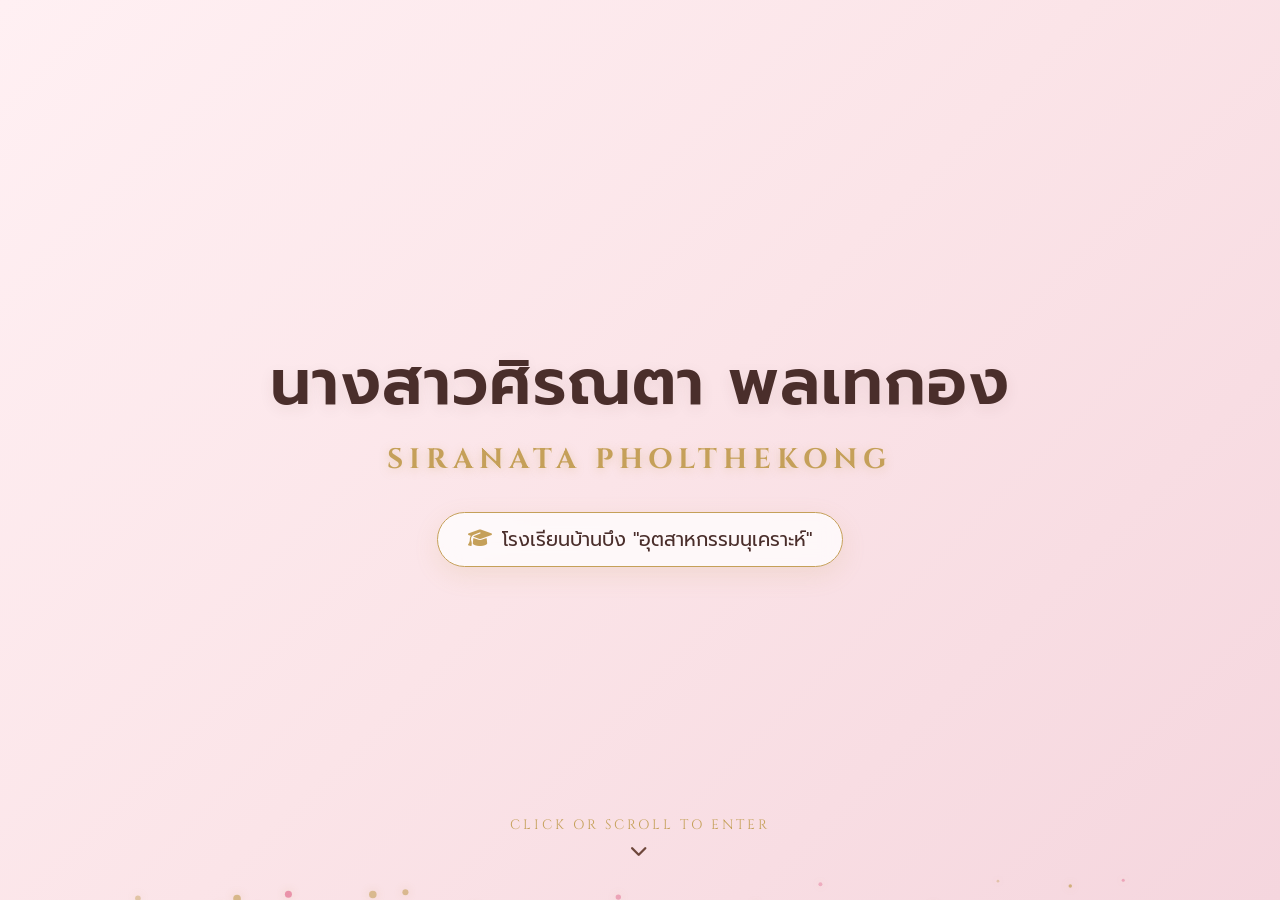
<file: index.html>
<!DOCTYPE html>
<html lang="th">
<head>
    <meta charset="UTF-8">
    <meta name="viewport" content="width=device-width, initial-scale=1.0">
    <title>PORTFOLIO - นางสาวศิรณตา พลเทกอง</title>
    <link href="https://fonts.googleapis.com/css2?family=Cinzel:wght@500;700&family=Prompt:wght@300;400;500;600&display=swap" rel="stylesheet">
    <link rel="stylesheet" href="https://cdnjs.cloudflare.com/ajax/libs/font-awesome/6.4.0/css/all.min.css">
    <style>
        :root {
            --brown-dark: #4A2E2B;       /* สีน้ำตาลเข้มหรูหรา */
            --brown-medium: #6E473B;     /* สีน้ำตาลอมส้มอุ่น */
            --gold-luxury: #C5A059;      /* สีทองคลาสสิก */
            --gold-glow: rgba(197, 160, 89, 0.35);
            --pink-bg: linear-gradient(135deg, #FFF0F3 0%, #FBE4E8 50%, #F5D6DE 100%);
        }

        * {
            margin: 0;
            padding: 0;
            box-sizing: border-box;
            user-select: none;
        }

        body, html {
            width: 100%;
            height: 100%;
            overflow: hidden;
            font-family: 'Prompt', sans-serif;
            background: var(--pink-bg);
            color: var(--brown-dark);
            cursor: pointer;
            opacity: 1;
            transition: opacity 0.8s cubic-bezier(0.25, 1, 0.5, 1);
        }

        /* เอฟเฟกต์ Fade-out ละมุนๆ ตอนกดเปลี่ยนหน้า */
        body.fade-out {
            opacity: 0;
        }

        #particleCanvas {
            position: absolute;
            top: 0;
            left: 0;
            width: 100%;
            height: 100%;
            z-index: 1;
            pointer-events: none;
        }

        .hero-container {
            position: relative;
            z-index: 2;
            width: 100%;
            height: 100vh;
            display: flex;
            flex-direction: column;
            justify-content: center;
            align-items: center;
            text-align: center;
            padding: 20px;
        }

        /* ชื่อภาษาไทย: สีน้ำตาลเข้มพรีเมียม */
        .name-th {
            font-size: clamp(2.2rem, 5vw, 4rem);
            font-weight: 600;
            color: var(--brown-dark);
            letter-spacing: 1px;
            margin-bottom: 10px;
            text-shadow: 0 4px 15px rgba(74, 46, 43, 0.08);
        }

        /* ชื่อภาษาอังกฤษ: สีทองหรูหรา */
        .name-en {
            font-family: 'Cinzel', serif;
            font-size: clamp(1rem, 2.2vw, 1.8rem);
            font-weight: 700;
            color: var(--gold-luxury);
            letter-spacing: 6px;
            margin-bottom: 34px;
            text-transform: uppercase;
            text-shadow: 0 2px 10px var(--gold-glow);
        }

        /* ป้ายชื่อโรงเรียน: กรอบทอง ตัวหนังสือสีน้ำตาล */
        .school-badge {
            display: inline-flex;
            align-items: center;
            gap: 10px;
            background: rgba(255, 255, 255, 0.75);
            border: 1px solid var(--gold-luxury);
            backdrop-filter: blur(10px);
            padding: 12px 30px;
            border-radius: 50px;
            font-size: clamp(0.95rem, 1.5vw, 1.2rem);
            color: var(--brown-dark);
            box-shadow: 0 8px 25px rgba(197, 160, 89, 0.15);
            transition: transform 0.4s ease, box-shadow 0.4s ease, border-color 0.4s ease;
        }

        .school-badge i {
            color: var(--gold-luxury);
        }

        .hero-container:hover .school-badge {
            transform: translateY(-3px);
            border-color: #B38E46;
            box-shadow: 0 12px 30px rgba(197, 160, 89, 0.25);
        }

        /* ข้อความบอกใบ้ด้านล่าง: สีทองสลับสีน้ำตาลอ่อน */
        .scroll-hint {
            position: absolute;
            bottom: 40px;
            display: flex;
            flex-direction: column;
            align-items: center;
            gap: 8px;
            color: var(--gold-luxury);
            font-family: 'Cinzel', sans-serif;
            font-size: 0.85rem;
            letter-spacing: 3px;
            animation: bounce 2.2s infinite ease-in-out;
        }

        .scroll-hint i {
            font-size: 1.1rem;
            color: var(--brown-medium);
        }

        @keyframes bounce {
            0%, 20%, 50%, 80%, 100% { transform: translateY(0); }
            40% { transform: translateY(-8px); }
            60% { transform: translateY(-4px); }
        }
    </style>
</head>
<body>

    <canvas id="particleCanvas"></canvas>

    <div class="hero-container">
        <h1 class="name-th">นางสาวศิรณตา พลเทกอง</h1>
        <div class="name-en">SIRANATA PHOLTHEKONG</div>
        
        <div class="school-badge">
            <i class="fa-solid fa-graduation-cap"></i>
            <span>โรงเรียนบ้านบึง "อุตสาหกรรมนุเคราะห์"</span>
        </div>

        <div class="scroll-hint">
            <span>CLICK OR SCROLL TO ENTER</span>
            <i class="fa-solid fa-chevron-down"></i>
        </div>
    </div>

    <script>
        // Particle System (เม็ดประกายทองและชมพูพาสเทลลอยละมุนด้านหลัง)
        const canvas = document.getElementById('particleCanvas');
        const ctx = canvas.getContext('2d');
        let particles = [];

        function resizeCanvas() {
            canvas.width = window.innerWidth;
            canvas.height = window.innerHeight;
        }
        window.addEventListener('resize', resizeCanvas);
        resizeCanvas();

        class Particle {
            constructor() { this.reset(); }
            reset() {
                this.x = Math.random() * canvas.width;
                this.y = canvas.height + Math.random() * 80;
                this.radius = Math.random() * 2.8 + 1.2;
                this.speedY = Math.random() * 0.4 + 0.15;
                this.speedX = Math.random() * 0.2 - 0.1;
                this.alpha = Math.random() * 0.5 + 0.25;
                // สลับสีทองและชมพูอ่อนวิ้งๆ
                this.color = Math.random() > 0.4 
                    ? `rgba(197, 160, 89, ${this.alpha})` 
                    : `rgba(222, 93, 131, ${this.alpha})`;
            }
            update() {
                this.y -= this.speedY;
                this.x += this.speedX;
                if (this.y < -10) this.reset();
            }
            draw() {
                ctx.beginPath();
                ctx.arc(this.x, this.y, this.radius, 0, Math.PI * 2);
                ctx.fillStyle = this.color;
                ctx.shadowBlur = 10;
                ctx.shadowColor = 'rgba(197, 160, 89, 0.4)';
                ctx.fill();
            }
        }

        for (let i = 0; i < 55; i++) particles.push(new Particle());

        function animate() {
            ctx.clearRect(0, 0, canvas.width, canvas.height);
            particles.forEach(p => { p.update(); p.draw(); });
            requestAnimationFrame(animate);
        }
        animate();

        // Smooth Navigation (กดหรือเลื่อนตรงไหนก็ได้เพื่อเปลี่ยนหน้าแบบละมุน)
        let isTransitioning = false;

        function goToNextPage() {
            if (isTransitioning) return;
            isTransitioning = true;
            document.body.classList.add('fade-out');
            setTimeout(() => {
                window.location.href = 'portfolio.html';
            }, 750);
        }

        window.addEventListener('click', goToNextPage);
        window.addEventListener('wheel', goToNextPage);
        window.addEventListener('touchend', goToNextPage);
    </script>
</body>
</html>
</file>
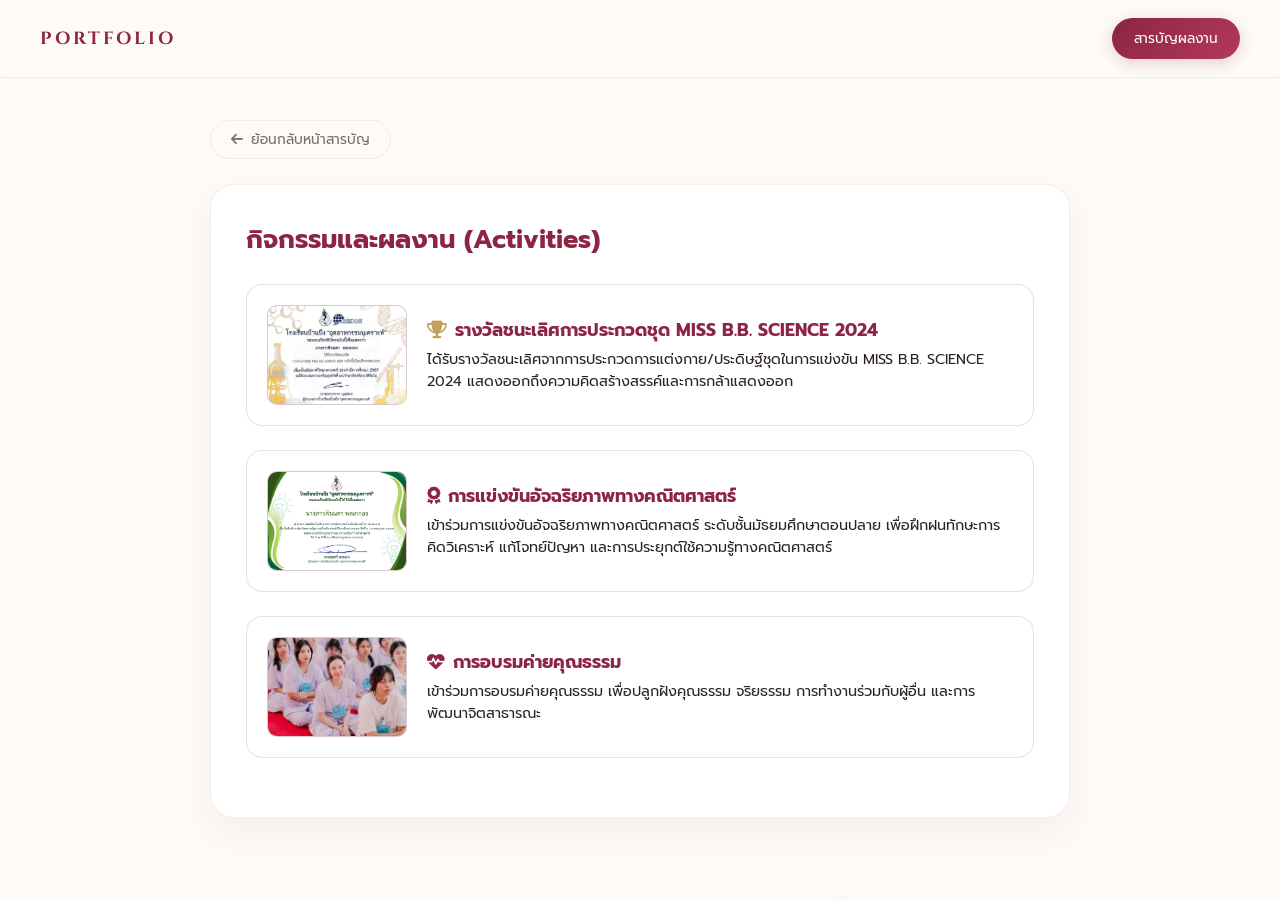
<file: activities.html>
<!DOCTYPE html>
<html lang="th">
<head>
    <meta charset="UTF-8">
    <meta name="viewport" content="width=device-width, initial-scale=1.0">
    <title>กิจกรรมและผลงาน - PORTFOLIO</title>
    <link href="https://fonts.googleapis.com/css2?family=Cinzel:wght@500;700&family=Prompt:wght@300;400;500;600&display=swap" rel="stylesheet">
    <link rel="stylesheet" href="https://cdnjs.cloudflare.com/ajax/libs/font-awesome/6.4.0/css/all.min.css">
    <link rel="stylesheet" href="stlye.css">
    <style>
        .activity-card {
            background: rgba(255, 255, 255, 0.7);
            border: 1px solid rgba(140, 36, 67, 0.15);
            border-radius: 16px;
            padding: 20px;
            margin-bottom: 24px;
            display: flex;
            gap: 20px;
            align-items: center;
        }
        .activity-img {
            width: 140px;
            height: 100px;
            object-fit: cover;
            border-radius: 10px;
            border: 1px solid rgba(140, 36, 67, 0.2);
            flex-shrink: 0;
            background-color: #eee;
            cursor: pointer;
            transition: transform 0.3s ease, box-shadow 0.3s ease;
        }
        .activity-img:hover {
            transform: scale(1.05);
            box-shadow: 0 8px 20px rgba(0, 0, 0, 0.15);
        }
        .activity-details h3 {
            font-size: 1.1rem;
            color: var(--primary);
            margin-bottom: 6px;
        }
        .activity-details p {
            font-size: 0.9rem;
            color: var(--text-main);
            line-height: 1.5;
        }

        /* --- Modal ป๊อปอัพเต็มจอแบบ สมูท --- */
        .image-modal {
            display: none;
            position: fixed;
            z-index: 9999;
            left: 0;
            top: 0;
            width: 100%;
            height: 100%;
            background-color: rgba(0, 0, 0, 0.85);
            backdrop-filter: blur(8px);
            justify-content: center;
            align-items: center;
            opacity: 0;
            transition: opacity 0.35s ease;
        }
        .image-modal.show {
            display: flex;
            opacity: 1;
        }
        .modal-content {
            max-width: 90%;
            max-height: 85vh;
            border-radius: 14px;
            box-shadow: 0 10px 30px rgba(0, 0, 0, 0.5);
            transform: scale(0.8);
            transition: transform 0.35s cubic-bezier(0.175, 0.885, 0.32, 1.275);
            object-fit: contain;
        }
        .image-modal.show .modal-content {
            transform: scale(1);
        }
        .close-modal {
            position: absolute;
            top: 20px;
            right: 30px;
            color: #fff;
            font-size: 32px;
            font-weight: bold;
            cursor: pointer;
            transition: color 0.2s;
        }
        .close-modal:hover {
            color: var(--accent-gold, #c5a059);
        }

        @media (max-width: 600px) {
            .activity-card {
                flex-direction: column;
                text-align: center;
            }
            .activity-img {
                width: 100%;
                height: 160px;
            }
        }
    </style>
</head>
<body>
    <canvas id="particleCanvas"></canvas>
    <header>
        <a href="index.html" class="brand-logo">PORTFOLIO</a>
        <a href="portfolio.html" class="action-btn">สารบัญผลงาน</a>
    </header>

    <div class="main-wrapper">
        <div class="page-container">
            <a href="portfolio.html" class="btn-back"><i class="fa-solid fa-arrow-left"></i> ย้อนกลับหน้าสารบัญ</a>
            
            <div class="content-card-box">
                <h2 style="color: var(--primary); margin-bottom: 25px; font-size: 1.6rem;">กิจกรรมและผลงาน (Activities)</h2>
                
                <!-- กิจกรรมที่ 1 -->
                <div class="activity-card">
                    <img src="1788760429156.jpg" alt="MISS B.B. SCIENCE 2024" class="activity-img clickable-img">
                    <div class="activity-details">
                        <h3><i class="fa-solid fa-trophy" style="color: var(--accent-gold); margin-right: 8px;"></i>รางวัลชนะเลิศการประกวดชุด MISS B.B. SCIENCE 2024</h3>
                        <p>ได้รับรางวัลชนะเลิศจากการประกวดการแต่งกาย/ประดิษฐ์ชุดในการแข่งขัน MISS B.B. SCIENCE 2024 แสดงออกถึงความคิดสร้างสรรค์และการกล้าแสดงออก</p>
                    </div>
                </div>

                <!-- กิจกรรมที่ 2 -->
                <div class="activity-card">
                    <img src="1788760428894.jpg" alt="แข่งอัจฉริยภาพทางคณิตศาสตร์" class="activity-img clickable-img">
                    <div class="activity-details">
                        <h3><i class="fa-solid fa-award" style="color: var(--primary); margin-right: 8px;"></i>การแข่งขันอัจฉริยภาพทางคณิตศาสตร์</h3>
                        <p>เข้าร่วมการแข่งขันอัจฉริยภาพทางคณิตศาสตร์ ระดับชั้นมัธยมศึกษาตอนปลาย เพื่อฝึกฝนทักษะการคิดวิเคราะห์ แก้โจทย์ปัญหา และการประยุกต์ใช้ความรู้ทางคณิตศาสตร์</p>
                    </div>
                </div>

                <!-- กิจกรรมที่ 3 -->
                <div class="activity-card">
                    <img src="1788760418533.jpg" alt="ค่ายคุณธรรม" class="activity-img clickable-img">
                    <div class="activity-details">
                        <h3><i class="fa-solid fa-heart-pulse" style="color: var(--primary); margin-right: 8px;"></i>การอบรมค่ายคุณธรรม</h3>
                        <p>เข้าร่วมการอบรมค่ายคุณธรรม เพื่อปลูกฝังคุณธรรม จริยธรรม การทำงานร่วมกับผู้อื่น และการพัฒนาจิตสาธารณะ</p>
                    </div>
                </div>

            </div>
        </div>
    </div>

    <!-- Modal สำหรับแสดงรูปเต็มจอ -->
    <div id="imageModal" class="image-modal">
        <span class="close-modal">&times;</span>
        <img class="modal-content" id="imgFull">
    </div>

    <script>
        // Particle Background Effect
        const canvas = document.getElementById('particleCanvas');
        const ctx = canvas.getContext('2d');
        let particles = [];
        function resizeCanvas() { canvas.width = window.innerWidth; canvas.height = window.innerHeight; }
        window.addEventListener('resize', resizeCanvas); resizeCanvas();
        class Particle {
            constructor() { this.reset(); }
            reset() { this.x = Math.random() * canvas.width; this.y = canvas.height + Math.random() * 100; this.radius = Math.random() * 2.5 + 1; this.speedY = Math.random() * 0.4 + 0.15; this.alpha = Math.random() * 0.5 + 0.2; }
            update() { this.y -= this.speedY; if (this.y < -10) this.reset(); }
            draw() { ctx.beginPath(); ctx.arc(this.x, this.y, this.radius, 0, Math.PI * 2); ctx.fillStyle = `rgba(255, 255, 255, ${this.alpha})`; ctx.shadowBlur = 8; ctx.shadowColor = 'rgba(197, 160, 89, 0.4)'; ctx.fill(); }
        }
        for (let i = 0; i < 45; i++) particles.push(new Particle());
        function animate() { ctx.clearRect(0, 0, canvas.width, canvas.height); particles.forEach(p => { p.update(); p.draw(); }); requestAnimationFrame(animate); }
        animate();

        // Modal Fullscreen Script (กดแล้วรูปขยายเต็มจอแบบ สมูท)
        const modal = document.getElementById('imageModal');
        const modalImg = document.getElementById('imgFull');
        const closeModal = document.querySelector('.close-modal');

        document.querySelectorAll('.clickable-img').forEach(img => {
            img.addEventListener('click', function() {
                modal.style.display = 'flex';
                setTimeout(() => { modal.classList.add('show'); }, 10);
                modalImg.src = this.src;
            });
        });

        function hideModal() {
            modal.classList.remove('show');
            setTimeout(() => { modal.style.display = 'none'; }, 350);
        }

        closeModal.addEventListener('click', hideModal);
        modal.addEventListener('click', function(e) {
            if (e.target === modal) hideModal();
        });
    </script>
</body>
</html>
</file>
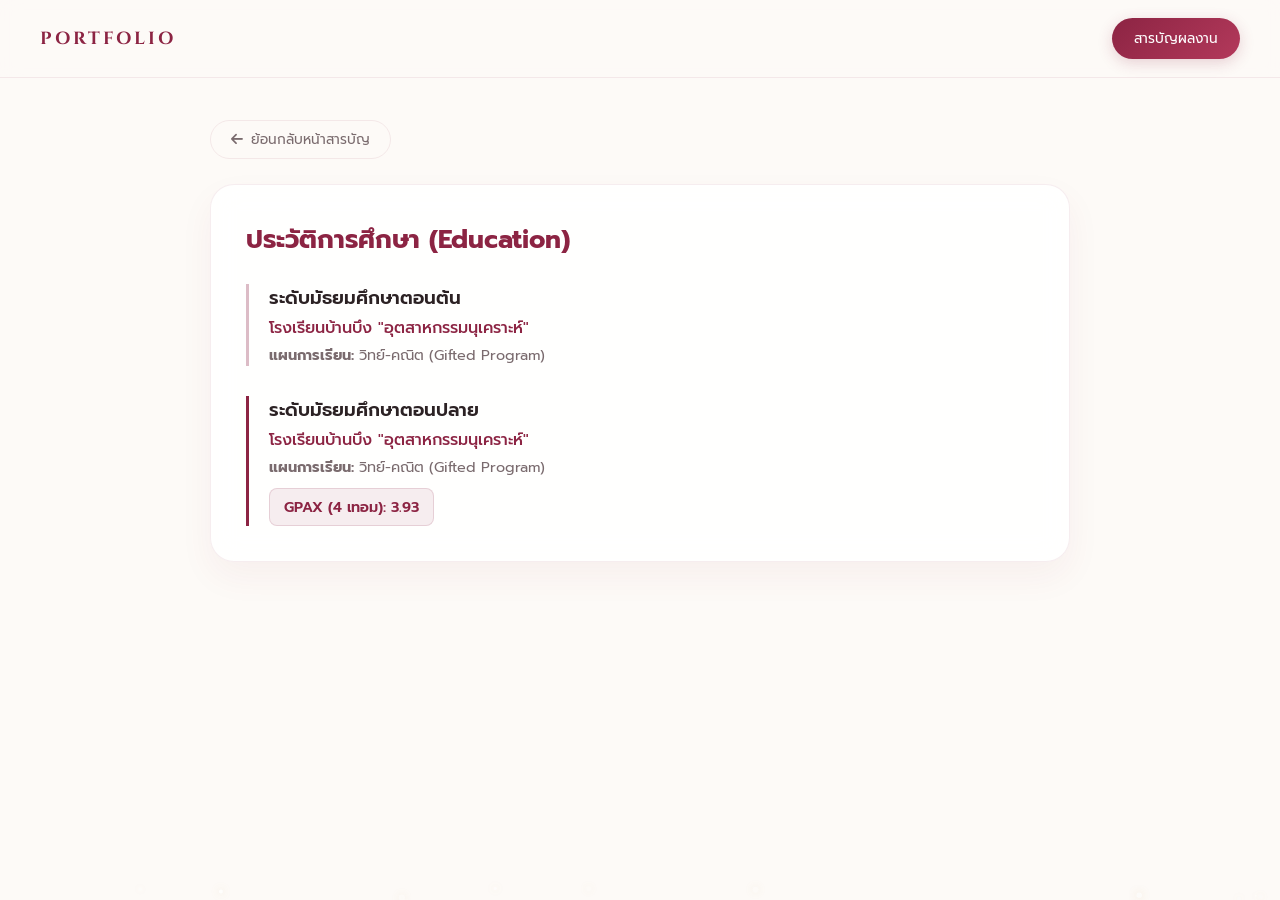
<file: education.html>
<!DOCTYPE html>
<html lang="th">
<head>
    <meta charset="UTF-8">
    <meta name="viewport" content="width=device-width, initial-scale=1.0">
    <title>ประวัติการศึกษา - PORTFOLIO</title>
    <link href="https://fonts.googleapis.com/css2?family=Cinzel:wght@500;700&family=Prompt:wght@300;400;500;600&display=swap" rel="stylesheet">
    <link rel="stylesheet" href="https://cdnjs.cloudflare.com/ajax/libs/font-awesome/6.4.0/css/all.min.css">
    <link rel="stylesheet" href="stlye.css">
</head>
<body>
    <canvas id="particleCanvas"></canvas>
    <header>
        <a href="index.html" class="brand-logo">PORTFOLIO</a>
        <a href="portfolio.html" class="action-btn">สารบัญผลงาน</a>
    </header>

    <div class="main-wrapper">
        <div class="page-container">
            <a href="portfolio.html" class="btn-back"><i class="fa-solid fa-arrow-left"></i> ย้อนกลับหน้าสารบัญ</a>
            
            <div class="content-card-box">
                <h2 style="color: var(--primary); margin-bottom: 25px; font-size: 1.6rem;">ประวัติการศึกษา (Education)</h2>
                
                <!-- มัธยมศึกษาตอนต้น -->
                <div style="border-left: 3px solid rgba(140, 36, 67, 0.3); padding-left: 20px; margin-bottom: 30px;">
                    <h3 style="font-size: 1.15rem; color: var(--text-main); font-weight: 600;">ระดับมัธยมศึกษาตอนต้น</h3>
                    <p style="font-weight: 500; color: var(--primary); margin-top: 4px;">โรงเรียนบ้านบึง "อุตสาหกรรมนุเคราะห์"</p>
                    <p style="font-size: 0.9rem; color: var(--text-muted); margin-top: 4px;">
                        <strong>แผนการเรียน:</strong> วิทย์-คณิต (Gifted Program)
                    </p>
                </div>

                <!-- มัธยมศึกษาตอนปลาย -->
                <div style="border-left: 3px solid var(--primary); padding-left: 20px;">
                    <h3 style="font-size: 1.15rem; color: var(--text-main); font-weight: 600;">ระดับมัธยมศึกษาตอนปลาย</h3>
                    <p style="font-weight: 500; color: var(--primary); margin-top: 4px;">โรงเรียนบ้านบึง "อุตสาหกรรมนุเคราะห์"</p>
                    <p style="font-size: 0.9rem; color: var(--text-muted); margin-top: 4px;">
                        <strong>แผนการเรียน:</strong> วิทย์-คณิต (Gifted Program)
                    </p>
                    <div style="margin-top: 10px; display: inline-block; background: rgba(140, 36, 67, 0.08); padding: 6px 14px; border-radius: 8px; border: 1px solid rgba(140, 36, 67, 0.15);">
                        <span style="font-size: 0.9rem; color: var(--primary); font-weight: 600;">GPAX (4 เทอม): 3.93</span>
                    </div>
                </div>
            </div>
        </div>
    </div>

    <script>
        const canvas = document.getElementById('particleCanvas');
        const ctx = canvas.getContext('2d');
        let particles = [];
        function resizeCanvas() { canvas.width = window.innerWidth; canvas.height = window.innerHeight; }
        window.addEventListener('resize', resizeCanvas); resizeCanvas();
        class Particle {
            constructor() { this.reset(); }
            reset() { this.x = Math.random() * canvas.width; this.y = canvas.height + Math.random() * 100; this.radius = Math.random() * 2.5 + 1; this.speedY = Math.random() * 0.4 + 0.15; this.alpha = Math.random() * 0.5 + 0.2; }
            update() { this.y -= this.speedY; if (this.y < -10) this.reset(); }
            draw() { ctx.beginPath(); ctx.arc(this.x, this.y, this.radius, 0, Math.PI * 2); ctx.fillStyle = `rgba(255, 255, 255, ${this.alpha})`; ctx.shadowBlur = 8; ctx.shadowColor = 'rgba(197, 160, 89, 0.4)'; ctx.fill(); }
        }
        for (let i = 0; i < 45; i++) particles.push(new Particle());
        function animate() { ctx.clearRect(0, 0, canvas.width, canvas.height); particles.forEach(p => { p.update(); p.draw(); }); requestAnimationFrame(animate); }
        animate();
    </script>
</body>
</html>
</file>
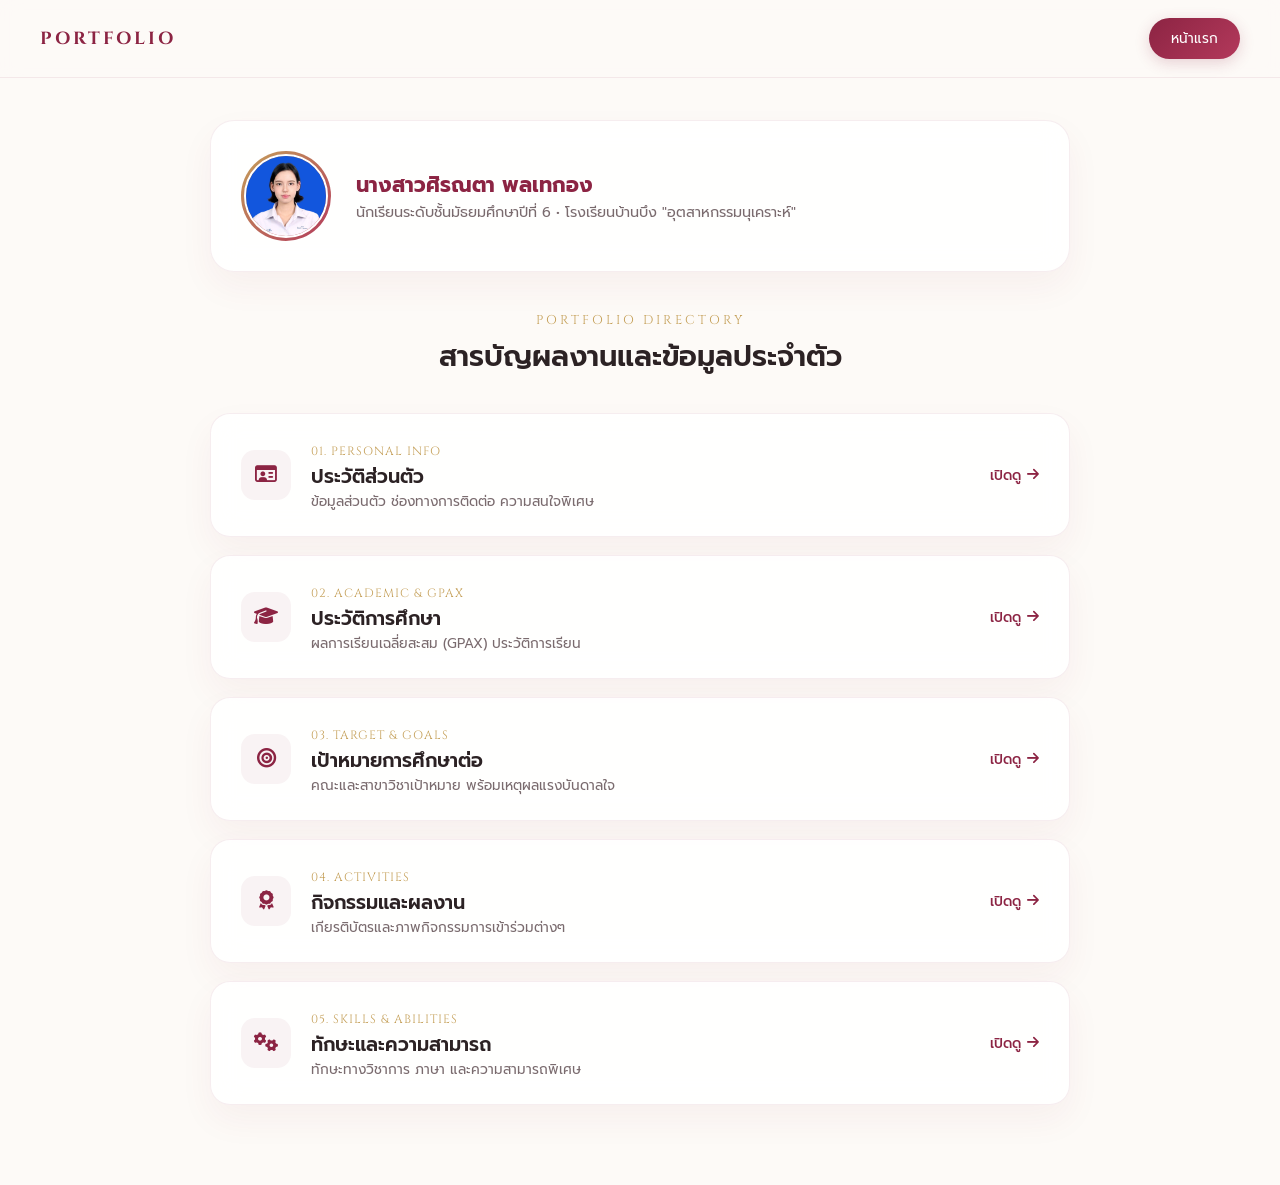
<file: portfolio.html>
<!DOCTYPE html>
<html lang="th">
<head>
    <meta charset="UTF-8">
    <meta name="viewport" content="width=device-width, initial-scale=1.0">
    <title>สารบัญผลงาน - PORTFOLIO</title>
    <link href="https://fonts.googleapis.com/css2?family=Cinzel:wght@500;700&family=Prompt:wght@300;400;500;600&display=swap" rel="stylesheet">
    <link rel="stylesheet" href="https://cdnjs.cloudflare.com/ajax/libs/font-awesome/6.4.0/css/all.min.css">
    <link rel="stylesheet" href="stlye.css">
</head>
<body>
    <canvas id="particleCanvas"></canvas>

    <header>
        <a href="index.html" class="brand-logo">PORTFOLIO</a>
        <a href="index.html" class="action-btn">หน้าแรก</a>
    </header>

    <div class="main-wrapper">
        <div class="page-container">
            <!-- Profile Card -->
            <div class="profile-card-header">
                <div class="profile-img-wrap">
                    <img src="1788760432866.jpg" alt="ศิรณตา พลเทกอง">
                </div>
                <div>
                    <h3 style="font-size: 1.3rem; color: var(--primary);">นางสาวศิรณตา พลเทกอง</h3>
                    <p style="color: var(--text-muted); font-size: 0.9rem;">นักเรียนระดับชั้นมัธยมศึกษาปีที่ 6 • โรงเรียนบ้านบึง "อุตสาหกรรมนุเคราะห์"</p>
                </div>
            </div>

            <div class="section-title-wrap">
                <span class="section-tag">PORTFOLIO DIRECTORY</span>
                <h2 class="section-main-title">สารบัญผลงานและข้อมูลประจำตัว</h2>
            </div>

            <!-- Grid Menu Cards -->
            <div class="directory-grid">
                <a href="profile.html" class="menu-card">
                    <div class="card-left">
                        <div class="card-icon-box"><i class="fa-regular fa-id-card"></i></div>
                        <div>
                            <span class="card-num">01. PERSONAL INFO</span>
                            <h3 class="card-title">ประวัติส่วนตัว</h3>
                            <p class="card-desc">ข้อมูลส่วนตัว ช่องทางการติดต่อ ความสนใจพิเศษ</p>
                        </div>
                    </div>
                    <div class="card-action-link">เปิดดู <i class="fa-solid fa-arrow-right"></i></div>
                </a>

                <a href="education.html" class="menu-card">
                    <div class="card-left">
                        <div class="card-icon-box"><i class="fa-solid fa-graduation-cap"></i></div>
                        <div>
                            <span class="card-num">02. ACADEMIC & GPAX</span>
                            <h3 class="card-title">ประวัติการศึกษา</h3>
                            <p class="card-desc">ผลการเรียนเฉลี่ยสะสม (GPAX) ประวัติการเรียน</p>
                        </div>
                    </div>
                    <div class="card-action-link">เปิดดู <i class="fa-solid fa-arrow-right"></i></div>
                </a>

                <a href="target.html" class="menu-card">
                    <div class="card-left">
                        <div class="card-icon-box"><i class="fa-solid fa-bullseye"></i></div>
                        <div>
                            <span class="card-num">03. TARGET & GOALS</span>
                            <h3 class="card-title">เป้าหมายการศึกษาต่อ</h3>
                            <p class="card-desc">คณะและสาขาวิชาเป้าหมาย พร้อมเหตุผลแรงบันดาลใจ</p>
                        </div>
                    </div>
                    <div class="card-action-link">เปิดดู <i class="fa-solid fa-arrow-right"></i></div>
                </a>

                <a href="activities.html" class="menu-card">
                    <div class="card-left">
                        <div class="card-icon-box"><i class="fa-solid fa-award"></i></div>
                        <div>
                            <span class="card-num">04. ACTIVITIES</span>
                            <h3 class="card-title">กิจกรรมและผลงาน</h3>
                            <p class="card-desc">เกียรติบัตรและภาพกิจกรรมการเข้าร่วมต่างๆ</p>
                        </div>
                    </div>
                    <div class="card-action-link">เปิดดู <i class="fa-solid fa-arrow-right"></i></div>
                </a>

                <a href="skills.html" class="menu-card">
                    <div class="card-left">
                        <div class="card-icon-box"><i class="fa-solid fa-gears"></i></div>
                        <div>
                            <span class="card-num">05. SKILLS & ABILITIES</span>
                            <h3 class="card-title">ทักษะและความสามารถ</h3>
                            <p class="card-desc">ทักษะทางวิชาการ ภาษา และความสามารถพิเศษ</p>
                        </div>
                    </div>
                    <div class="card-action-link">เปิดดู <i class="fa-solid fa-arrow-right"></i></div>
                </a>
            </div>
        </div>
    </div>

    <script>
        const canvas = document.getElementById('particleCanvas');
        const ctx = canvas.getContext('2d');
        let particles = [];
        function resizeCanvas() { canvas.width = window.innerWidth; canvas.height = window.innerHeight; }
        window.addEventListener('resize', resizeCanvas); resizeCanvas();
        class Particle {
            constructor() { this.reset(); }
            reset() {
                this.x = Math.random() * canvas.width;
                this.y = canvas.height + Math.random() * 100;
                this.radius = Math.random() * 2.5 + 1;
                this.speedY = Math.random() * 0.4 + 0.15;
                this.alpha = Math.random() * 0.5 + 0.2;
            }
            update() { this.y -= this.speedY; if (this.y < -10) this.reset(); }
            draw() {
                ctx.beginPath(); ctx.arc(this.x, this.y, this.radius, 0, Math.PI * 2);
                ctx.fillStyle = `rgba(255, 255, 255, ${this.alpha})`;
                ctx.shadowBlur = 8; ctx.shadowColor = 'rgba(197, 160, 89, 0.4)'; ctx.fill();
            }
        }
        for (let i = 0; i < 45; i++) particles.push(new Particle());
        function animate() { ctx.clearRect(0, 0, canvas.width, canvas.height); particles.forEach(p => { p.update(); p.draw(); }); requestAnimationFrame(animate); }
        animate();
    </script>
</body>
</html>
</file>
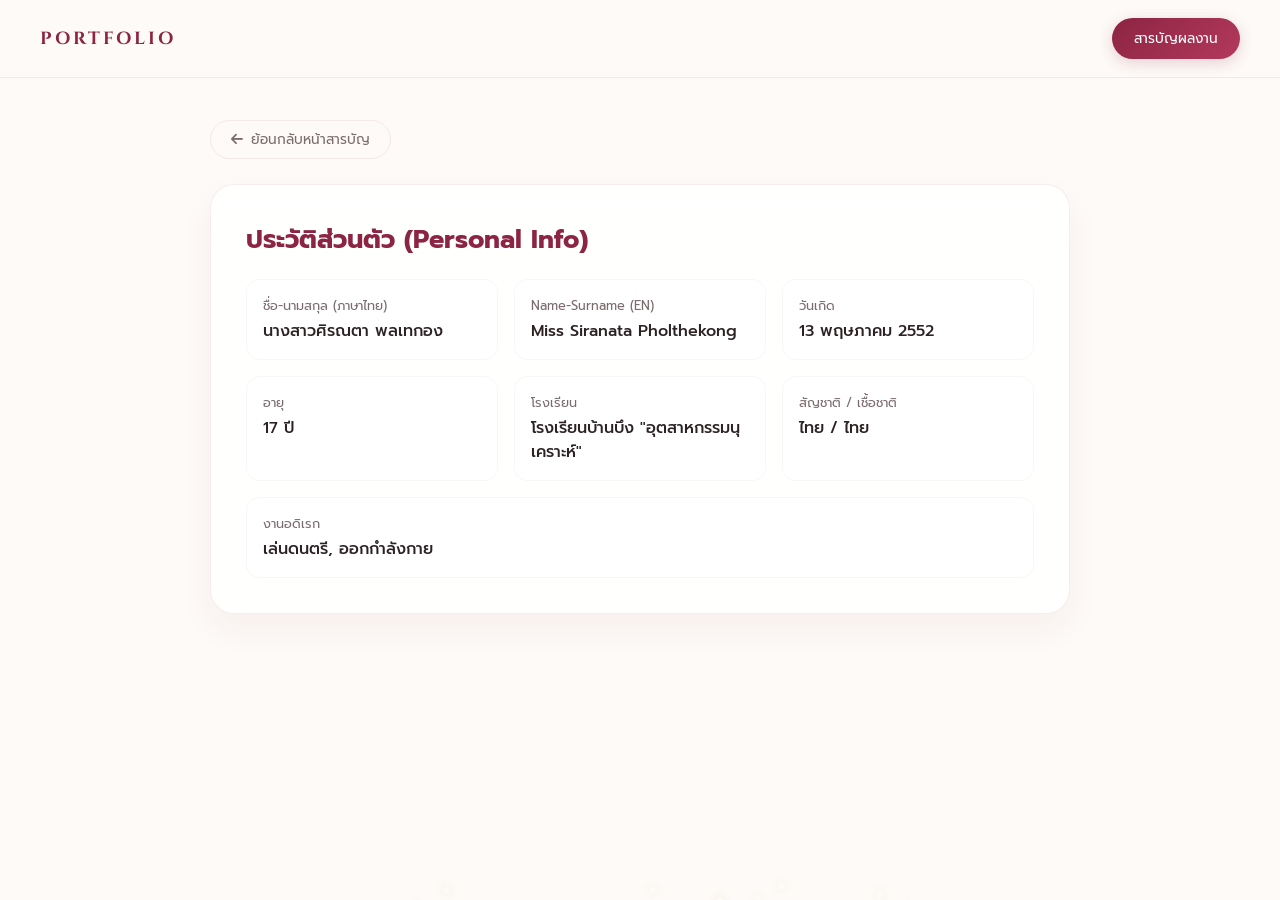
<file: profile.html>
<!DOCTYPE html>
<html lang="th">
<head>
    <meta charset="UTF-8">
    <meta name="viewport" content="width=device-width, initial-scale=1.0">
    <title>ประวัติส่วนตัว - PORTFOLIO</title>
    <link href="https://fonts.googleapis.com/css2?family=Cinzel:wght@500;700&family=Prompt:wght@300;400;500;600&display=swap" rel="stylesheet">
    <link rel="stylesheet" href="https://cdnjs.cloudflare.com/ajax/libs/font-awesome/6.4.0/css/all.min.css">
    <link rel="stylesheet" href="stlye.css">
</head>
<body>
    <canvas id="particleCanvas"></canvas>
    <header>
        <a href="index.html" class="brand-logo">PORTFOLIO</a>
        <a href="portfolio.html" class="action-btn">สารบัญผลงาน</a>
    </header>

    <div class="main-wrapper">
        <div class="page-container">
            <a href="portfolio.html" class="btn-back"><i class="fa-solid fa-arrow-left"></i> ย้อนกลับหน้าสารบัญ</a>
            
            <div class="content-card-box">
                <h2 style="color: var(--primary); margin-bottom: 20px; font-size: 1.6rem;">ประวัติส่วนตัว (Personal Info)</h2>
                <div class="info-grid">
                    <div class="info-item">
                        <div class="info-label">ชื่อ-นามสกุล (ภาษาไทย)</div>
                        <div class="info-value">นางสาวศิรณตา พลเทกอง</div>
                    </div>
                    <div class="info-item">
                        <div class="info-label">Name-Surname (EN)</div>
                        <div class="info-value">Miss Siranata Pholthekong</div>
                    </div>
                    <div class="info-item">
                        <div class="info-label">วันเกิด</div>
                        <div class="info-value">13 พฤษภาคม 2552</div>
                    </div>
                    <div class="info-item">
                        <div class="info-label">อายุ</div>
                        <div class="info-value">17 ปี</div>
                    </div>
                    <div class="info-item">
                        <div class="info-label">โรงเรียน</div>
                        <div class="info-value">โรงเรียนบ้านบึง "อุตสาหกรรมนุเคราะห์"</div>
                    </div>
                    <div class="info-item">
                        <div class="info-label">สัญชาติ / เชื้อชาติ</div>
                        <div class="info-value">ไทย / ไทย</div>
                    </div>
                    <div class="info-item" style="grid-column: 1 / -1;">
                        <div class="info-label">งานอดิเรก</div>
                        <div class="info-value">เล่นดนตรี, ออกกำลังกาย</div>
                    </div>
                </div>
            </div>
        </div>
    </div>

    <script>
        const canvas = document.getElementById('particleCanvas');
        const ctx = canvas.getContext('2d');
        let particles = [];
        function resizeCanvas() { canvas.width = window.innerWidth; canvas.height = window.innerHeight; }
        window.addEventListener('resize', resizeCanvas); resizeCanvas();
        class Particle {
            constructor() { this.reset(); }
            reset() { this.x = Math.random() * canvas.width; this.y = canvas.height + Math.random() * 100; this.radius = Math.random() * 2.5 + 1; this.speedY = Math.random() * 0.4 + 0.15; this.alpha = Math.random() * 0.5 + 0.2; }
            update() { this.y -= this.speedY; if (this.y < -10) this.reset(); }
            draw() { ctx.beginPath(); ctx.arc(this.x, this.y, this.radius, 0, Math.PI * 2); ctx.fillStyle = `rgba(255, 255, 255, ${this.alpha})`; ctx.shadowBlur = 8; ctx.shadowColor = 'rgba(197, 160, 89, 0.4)'; ctx.fill(); }
        }
        for (let i = 0; i < 45; i++) particles.push(new Particle());
        function animate() { ctx.clearRect(0, 0, canvas.width, canvas.height); particles.forEach(p => { p.update(); p.draw(); }); requestAnimationFrame(animate); }
        animate();
    </script>
</body>
</html>
</file>
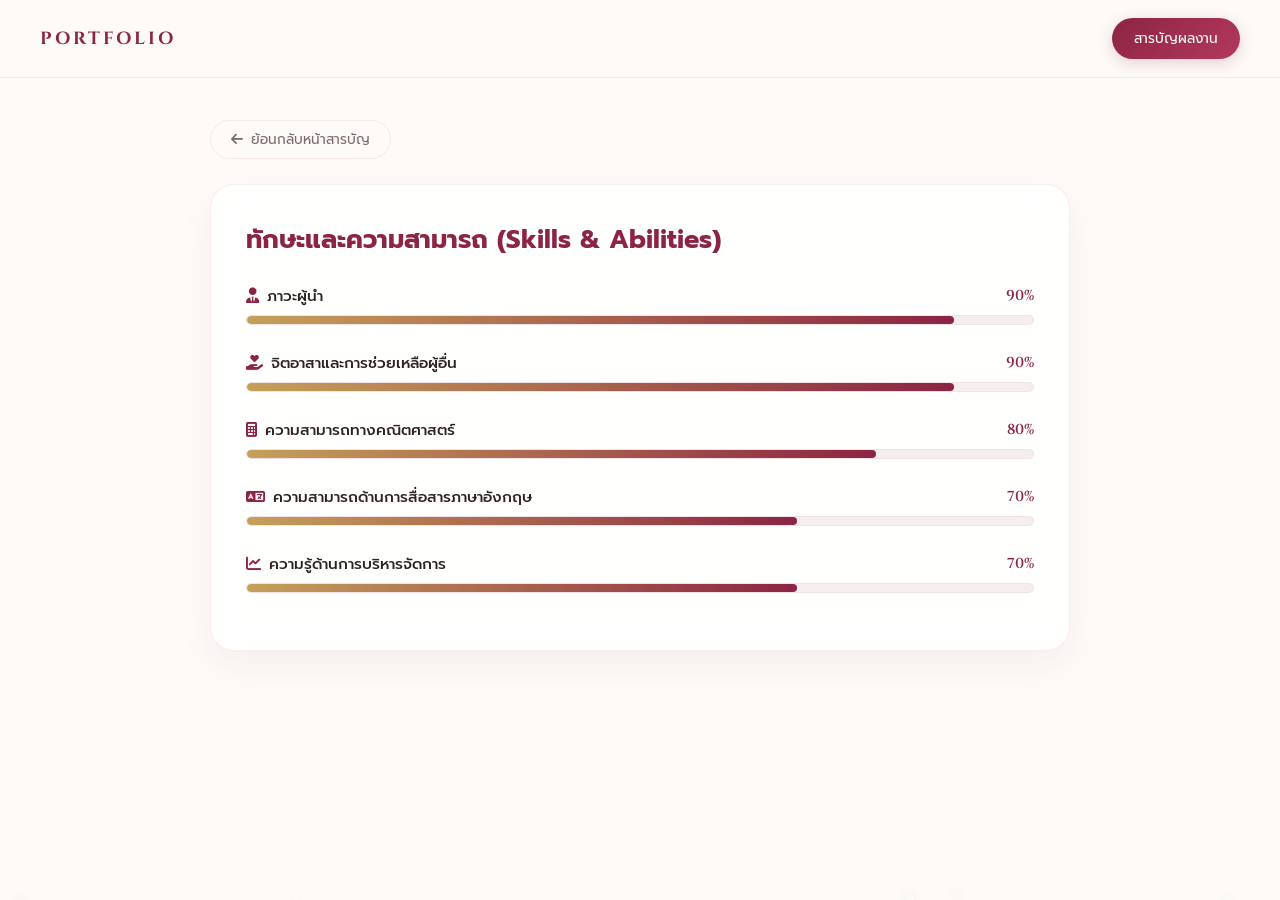
<file: skills.html>
<!DOCTYPE html>
<html lang="th">
<head>
    <meta charset="UTF-8">
    <meta name="viewport" content="width=device-width, initial-scale=1.0">
    <title>ทักษะความสามารถ - PORTFOLIO</title>
    <link href="https://fonts.googleapis.com/css2?family=Cinzel:wght@500;700&family=Prompt:wght@300;400;500;600&display=swap" rel="stylesheet">
    <link rel="stylesheet" href="https://cdnjs.cloudflare.com/ajax/libs/font-awesome/6.4.0/css/all.min.css">
    <link rel="stylesheet" href="stlye.css">
    <style>
        .skill-item {
            margin-bottom: 22px;
        }
        .skill-info {
            display: flex;
            justify-content: space-between;
            align-items: center;
            margin-bottom: 8px;
        }
        .skill-name {
            font-size: 0.95rem;
            font-weight: 500;
            color: var(--text-main);
        }
        .skill-percentage {
            font-size: 0.9rem;
            font-weight: 600;
            color: var(--primary);
            font-family: 'Cinzel', 'Prompt', sans-serif;
        }
        .progress-bar-bg {
            width: 100%;
            height: 10px;
            background: rgba(140, 36, 67, 0.08);
            border-radius: 10px;
            overflow: hidden;
            border: 1px solid rgba(140, 36, 67, 0.05);
        }
        .progress-fill {
            height: 100%;
            background: linear-gradient(90deg, var(--accent-gold), var(--primary));
            border-radius: 10px;
            transition: width 1s ease-in-out;
        }
    </style>
</head>
<body>
    <canvas id="particleCanvas"></canvas>
    <header>
        <a href="index.html" class="brand-logo">PORTFOLIO</a>
        <a href="portfolio.html" class="action-btn">สารบัญผลงาน</a>
    </header>

    <div class="main-wrapper">
        <div class="page-container">
            <a href="portfolio.html" class="btn-back"><i class="fa-solid fa-arrow-left"></i> ย้อนกลับหน้าสารบัญ</a>
            
            <div class="content-card-box">
                <h2 style="color: var(--primary); margin-bottom: 25px; font-size: 1.6rem;">ทักษะและความสามารถ (Skills & Abilities)</h2>
                
                <div style="display: flex; flex-direction: column; gap: 4px;">

                    <!-- ภาวะผู้นำ -->
                    <div class="skill-item">
                        <div class="skill-info">
                            <span class="skill-name"><i class="fa-solid fa-user-tie" style="color: var(--primary); margin-right: 8px;"></i>ภาวะผู้นำ</span>
                            <span class="skill-percentage">90%</span>
                        </div>
                        <div class="progress-bar-bg">
                            <div class="progress-fill" style="width: 90%;"></div>
                        </div>
                    </div>

                    <!-- ช่วยเหลือผู้อื่น -->
                    <div class="skill-item">
                        <div class="skill-info">
                            <span class="skill-name"><i class="fa-solid fa-hand-holding-heart" style="color: var(--primary); margin-right: 8px;"></i>จิตอาสาและการช่วยเหลือผู้อื่น</span>
                            <span class="skill-percentage">90%</span>
                        </div>
                        <div class="progress-bar-bg">
                            <div class="progress-fill" style="width: 90%;"></div>
                        </div>
                    </div>

                    <!-- ความสามารถทางคณิตศาสตร์ -->
                    <div class="skill-item">
                        <div class="skill-info">
                            <span class="skill-name"><i class="fa-solid fa-calculator" style="color: var(--primary); margin-right: 8px;"></i>ความสามารถทางคณิตศาสตร์</span>
                            <span class="skill-percentage">80%</span>
                        </div>
                        <div class="progress-bar-bg">
                            <div class="progress-fill" style="width: 80%;"></div>
                        </div>
                    </div>

                    <!-- ด้านการสื่อสารภาษาอังกฤษ -->
                    <div class="skill-item">
                        <div class="skill-info">
                            <span class="skill-name"><i class="fa-solid fa-language" style="color: var(--primary); margin-right: 8px;"></i>ความสามารถด้านการสื่อสารภาษาอังกฤษ</span>
                            <span class="skill-percentage">70%</span>
                        </div>
                        <div class="progress-bar-bg">
                            <div class="progress-fill" style="width: 70%;"></div>
                        </div>
                    </div>

                    <!-- ความรู้ด้านการบริหาร -->
                    <div class="skill-item">
                        <div class="skill-info">
                            <span class="skill-name"><i class="fa-solid fa-chart-line" style="color: var(--primary); margin-right: 8px;"></i>ความรู้ด้านการบริหารจัดการ</span>
                            <span class="skill-percentage">70%</span>
                        </div>
                        <div class="progress-bar-bg">
                            <div class="progress-fill" style="width: 70%;"></div>
                        </div>
                    </div>

                </div>

            </div>
        </div>
    </div>

    <script>
        const canvas = document.getElementById('particleCanvas');
        const ctx = canvas.getContext('2d');
        let particles = [];
        function resizeCanvas() { canvas.width = window.innerWidth; canvas.height = window.innerHeight; }
        window.addEventListener('resize', resizeCanvas); resizeCanvas();
        class Particle {
            constructor() { this.reset(); }
            reset() { this.x = Math.random() * canvas.width; this.y = canvas.height + Math.random() * 100; this.radius = Math.random() * 2.5 + 1; this.speedY = Math.random() * 0.4 + 0.15; this.alpha = Math.random() * 0.5 + 0.2; }
            update() { this.y -= this.speedY; if (this.y < -10) this.reset(); }
            draw() { ctx.beginPath(); ctx.arc(this.x, this.y, this.radius, 0, Math.PI * 2); ctx.fillStyle = `rgba(255, 255, 255, ${this.alpha})`; ctx.shadowBlur = 8; ctx.shadowColor = 'rgba(197, 160, 89, 0.4)'; ctx.fill(); }
        }
        for (let i = 0; i < 45; i++) particles.push(new Particle());
        function animate() { ctx.clearRect(0, 0, canvas.width, canvas.height); particles.forEach(p => { p.update(); p.draw(); }); requestAnimationFrame(animate); }
        animate();
    </script>
</body>
</html>
</file>
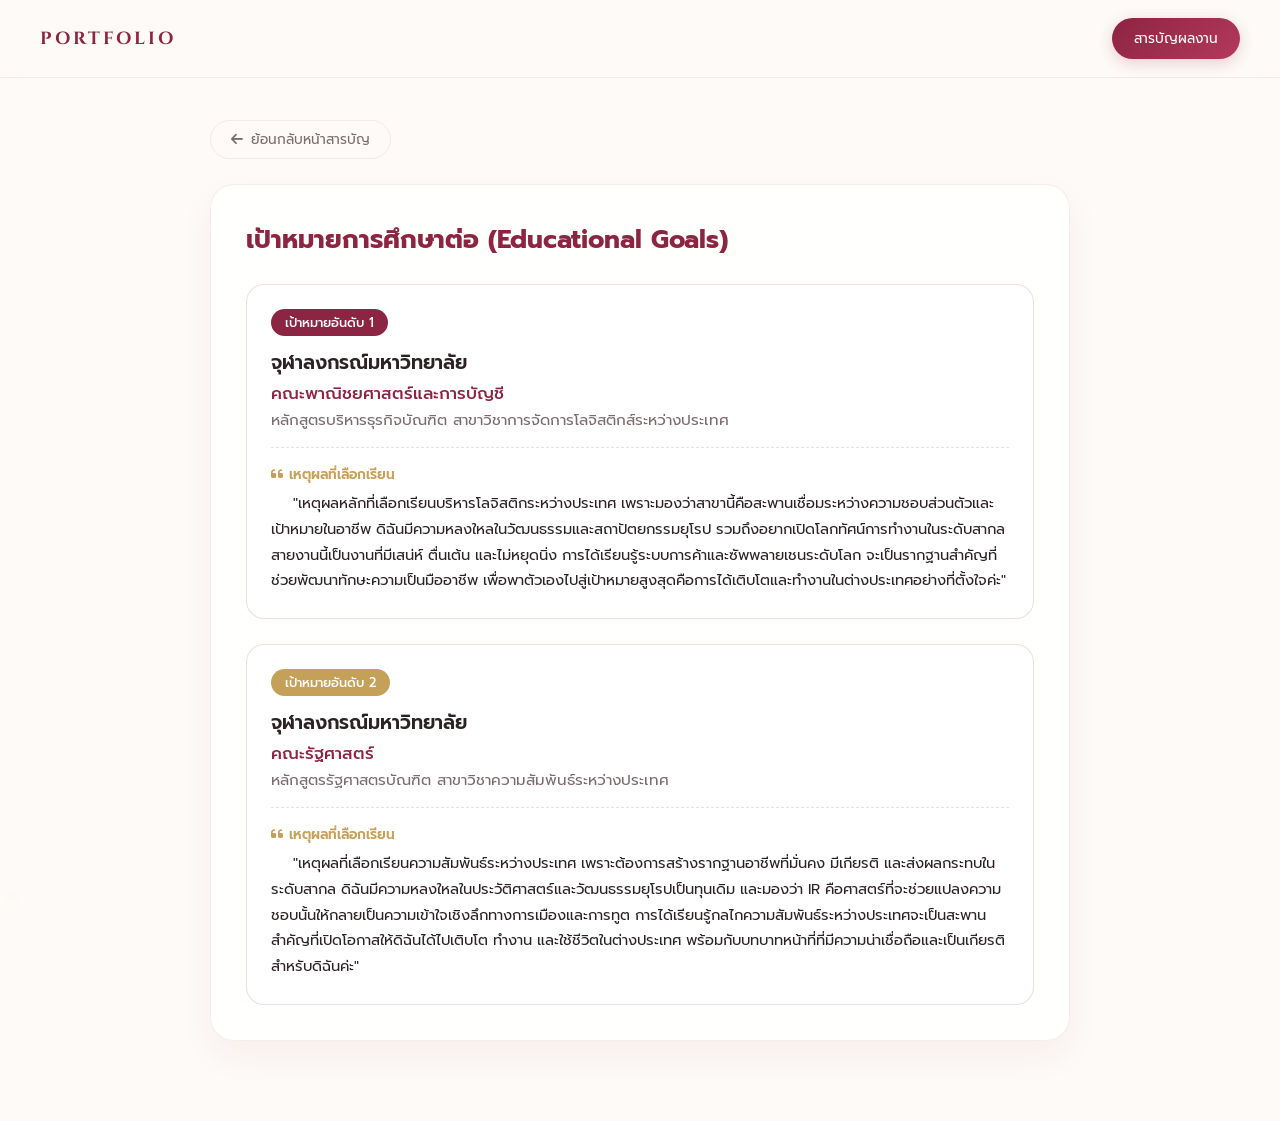
<file: target.html>
<!DOCTYPE html>
<html lang="th">
<head>
    <meta charset="UTF-8">
    <meta name="viewport" content="width=device-width, initial-scale=1.0">
    <title>เป้าหมายการศึกษาต่อ - PORTFOLIO</title>
    <link href="https://fonts.googleapis.com/css2?family=Cinzel:wght@500;700&family=Prompt:wght@300;400;500;600&display=swap" rel="stylesheet">
    <link rel="stylesheet" href="https://cdnjs.cloudflare.com/ajax/libs/font-awesome/6.4.0/css/all.min.css">
    <link rel="stylesheet" href="stlye.css">
</head>
<body>
    <canvas id="particleCanvas"></canvas>
    <header>
        <a href="index.html" class="brand-logo">PORTFOLIO</a>
        <a href="portfolio.html" class="action-btn">สารบัญผลงาน</a>
    </header>

    <div class="main-wrapper">
        <div class="page-container">
            <a href="portfolio.html" class="btn-back"><i class="fa-solid fa-arrow-left"></i> ย้อนกลับหน้าสารบัญ</a>
            
            <div class="content-card-box">
                <h2 style="color: var(--primary); margin-bottom: 25px; font-size: 1.6rem;">เป้าหมายการศึกษาต่อ (Educational Goals)</h2>
                
                <!-- เป้าหมายอันดับ 1 -->
                <div style="background: rgba(255, 255, 255, 0.7); border: 1px solid rgba(140, 36, 67, 0.15); border-radius: 18px; padding: 24px; margin-bottom: 25px;">
                    <div style="display: inline-block; background: var(--primary); color: #fff; font-size: 0.8rem; padding: 4px 14px; border-radius: 20px; font-weight: 500; margin-bottom: 12px;">
                        เป้าหมายอันดับ 1
                    </div>
                    <h3 style="font-size: 1.2rem; color: var(--text-main); font-weight: 600;">จุฬาลงกรณ์มหาวิทยาลัย</h3>
                    <p style="font-size: 1.05rem; color: var(--primary); font-weight: 500; margin-top: 4px;">
                        คณะพาณิชยศาสตร์และการบัญชี
                    </p>
                    <p style="font-size: 0.95rem; color: var(--text-muted); margin-top: 2px;">
                        หลักสูตรบริหารธุรกิจบัณฑิต สาขาวิชาการจัดการโลจิสติกส์ระหว่างประเทศ
                    </p>

                    <div style="margin-top: 16px; padding-top: 16px; border-top: 1px dashed rgba(140, 36, 67, 0.15);">
                        <p style="font-size: 0.85rem; color: var(--accent-gold); font-weight: 600; margin-bottom: 6px;">
                            <i class="fa-solid fa-quote-left"></i> เหตุผลที่เลือกเรียน
                        </p>
                        <p style="font-size: 0.92rem; line-height: 1.75; color: var(--text-main); text-indent: 1.5em;">
                            "เหตุผลหลักที่เลือกเรียนบริหารโลจิสติกระหว่างประเทศ เพราะมองว่าสาขานี้คือสะพานเชื่อมระหว่างความชอบส่วนตัวและเป้าหมายในอาชีพ ดิฉันมีความหลงใหลในวัฒนธรรมและสถาปัตยกรรมยุโรป รวมถึงอยากเปิดโลกทัศน์การทำงานในระดับสากล สายงานนี้เป็นงานที่มีเสน่ห์ ตื่นเต้น และไม่หยุดนิ่ง การได้เรียนรู้ระบบการค้าและซัพพลายเชนระดับโลก จะเป็นรากฐานสำคัญที่ช่วยพัฒนาทักษะความเป็นมืออาชีพ เพื่อพาตัวเองไปสู่เป้าหมายสูงสุดคือการได้เติบโตและทำงานในต่างประเทศอย่างที่ตั้งใจค่ะ"
                        </p>
                    </div>
                </div>

                <!-- เป้าหมายอันดับ 2 -->
                <div style="background: rgba(255, 255, 255, 0.7); border: 1px solid rgba(140, 36, 67, 0.15); border-radius: 18px; padding: 24px;">
                    <div style="display: inline-block; background: var(--accent-gold); color: #fff; font-size: 0.8rem; padding: 4px 14px; border-radius: 20px; font-weight: 500; margin-bottom: 12px;">
                        เป้าหมายอันดับ 2
                    </div>
                    <h3 style="font-size: 1.2rem; color: var(--text-main); font-weight: 600;">จุฬาลงกรณ์มหาวิทยาลัย</h3>
                    <p style="font-size: 1.05rem; color: var(--primary); font-weight: 500; margin-top: 4px;">
                        คณะรัฐศาสตร์
                    </p>
                    <p style="font-size: 0.95rem; color: var(--text-muted); margin-top: 2px;">
                        หลักสูตรรัฐศาสตรบัณฑิต สาขาวิชาความสัมพันธ์ระหว่างประเทศ
                    </p>

                    <div style="margin-top: 16px; padding-top: 16px; border-top: 1px dashed rgba(140, 36, 67, 0.15);">
                        <p style="font-size: 0.85rem; color: var(--accent-gold); font-weight: 600; margin-bottom: 6px;">
                            <i class="fa-solid fa-quote-left"></i> เหตุผลที่เลือกเรียน
                        </p>
                        <p style="font-size: 0.92rem; line-height: 1.75; color: var(--text-main); text-indent: 1.5em;">
                            "เหตุผลที่เลือกเรียนความสัมพันธ์ระหว่างประเทศ เพราะต้องการสร้างรากฐานอาชีพที่มั่นคง มีเกียรติ และส่งผลกระทบในระดับสากล ดิฉันมีความหลงใหลในประวัติศาสตร์และวัฒนธรรมยุโรปเป็นทุนเดิม และมองว่า IR คือศาสตร์ที่จะช่วยแปลงความชอบนั้นให้กลายเป็นความเข้าใจเชิงลึกทางการเมืองและการทูต การได้เรียนรู้กลไกความสัมพันธ์ระหว่างประเทศจะเป็นสะพานสำคัญที่เปิดโอกาสให้ดิฉันได้ไปเติบโต ทำงาน และใช้ชีวิตในต่างประเทศ พร้อมกับบทบาทหน้าที่ที่มีความน่าเชื่อถือและเป็นเกียรติสำหรับดิฉันค่ะ"
                        </p>
                    </div>
                </div>

            </div>
        </div>
    </div>

    <script>
        const canvas = document.getElementById('particleCanvas');
        const ctx = canvas.getContext('2d');
        let particles = [];
        function resizeCanvas() { canvas.width = window.innerWidth; canvas.height = window.innerHeight; }
        window.addEventListener('resize', resizeCanvas); resizeCanvas();
        class Particle {
            constructor() { this.reset(); }
            reset() { this.x = Math.random() * canvas.width; this.y = canvas.height + Math.random() * 100; this.radius = Math.random() * 2.5 + 1; this.speedY = Math.random() * 0.4 + 0.15; this.alpha = Math.random() * 0.5 + 0.2; }
            update() { this.y -= this.speedY; if (this.y < -10) this.reset(); }
            draw() { ctx.beginPath(); ctx.arc(this.x, this.y, this.radius, 0, Math.PI * 2); ctx.fillStyle = `rgba(255, 255, 255, ${this.alpha})`; ctx.shadowBlur = 8; ctx.shadowColor = 'rgba(197, 160, 89, 0.4)'; ctx.fill(); }
        }
        for (let i = 0; i < 45; i++) particles.push(new Particle());
        function animate() { ctx.clearRect(0, 0, canvas.width, canvas.height); particles.forEach(p => { p.update(); p.draw(); }); requestAnimationFrame(animate); }
        animate();
    </script>
</body>
</html>
</file>
<file: stlye.css>
:root {
    --bg-base: #fdfaf7;
    --primary: #8C2443;
    --primary-light: #b3395b;
    --accent-gold: #c5a059;
    --text-main: #2C2224;
    --text-muted: #7A6B6E;
    --card-bg: rgba(255, 255, 255, 0.88);
    --border-color: rgba(140, 36, 67, 0.08);
    --shadow-soft: 0 15px 35px rgba(140, 36, 67, 0.05);
}

* {
    margin: 0;
    padding: 0;
    box-sizing: border-box;
    font-family: 'Prompt', sans-serif;
    scroll-behavior: smooth;
}

body {
    background-color: var(--bg-base);
    color: var(--text-main);
    overflow-x: hidden;
    position: relative;
    min-height: 100vh;
}

/* Canvas Background */
#particleCanvas {
    position: fixed;
    top: 0;
    left: 0;
    width: 100%;
    height: 100%;
    pointer-events: none;
    z-index: 1;
}

/* Header Navbar */
header {
    position: fixed;
    top: 0;
    left: 0;
    width: 100%;
    padding: 18px 40px;
    display: flex;
    justify-content: space-between;
    align-items: center;
    z-index: 100;
    background: rgba(253, 250, 247, 0.85);
    backdrop-filter: blur(10px);
    border-bottom: 1px solid var(--border-color);
}

.brand-logo {
    font-family: 'Cinzel', serif;
    font-weight: 700;
    letter-spacing: 3px;
    color: var(--primary);
    font-size: 1.1rem;
    text-decoration: none;
}

.action-btn {
    background: linear-gradient(135deg, var(--primary), var(--primary-light));
    color: #fff;
    padding: 10px 22px;
    border-radius: 30px;
    text-decoration: none;
    font-size: 0.85rem;
    font-weight: 400;
    box-shadow: 0 4px 15px rgba(140, 36, 67, 0.2);
    transition: all 0.3s ease;
    display: inline-flex;
    align-items: center;
    gap: 8px;
}

.action-btn:hover {
    transform: translateY(-2px);
    box-shadow: 0 6px 20px rgba(140, 36, 67, 0.3);
}

/* Container */
.main-wrapper {
    position: relative;
    z-index: 10;
}

/* HERO INDEX PAGE */
.hero-section {
    height: 100vh;
    display: flex;
    flex-direction: column;
    justify-content: center;
    align-items: center;
    text-align: center;
    padding: 0 20px;
}

.hero-name-th {
    font-size: 2.8rem;
    font-weight: 600;
    color: var(--text-main);
    margin-bottom: 6px;
}

.hero-name-en {
    font-family: 'Cinzel', serif;
    font-size: 1.25rem;
    letter-spacing: 6px;
    color: var(--accent-gold);
    margin-bottom: 28px;
    font-weight: 500;
}

.school-badge {
    background: rgba(255, 255, 255, 0.9);
    border: 1px solid rgba(140, 36, 67, 0.12);
    padding: 10px 24px;
    border-radius: 50px;
    color: var(--primary);
    font-size: 0.95rem;
    display: inline-flex;
    align-items: center;
    gap: 10px;
}

.scroll-down-hint {
    position: absolute;
    bottom: 40px;
    display: flex;
    flex-direction: column;
    align-items: center;
    gap: 10px;
    color: var(--primary-light);
    font-size: 0.75rem;
    letter-spacing: 2px;
    font-family: 'Cinzel', serif;
    text-decoration: none;
}

.scroll-down-icon {
    width: 32px;
    height: 32px;
    border-radius: 50%;
    background: #fff;
    border: 1px solid rgba(140, 36, 67, 0.15);
    display: flex;
    align-items: center;
    justify-content: center;
    color: var(--primary);
}

/* PORTFOLIO & SUBPAGES CONTENT */
.page-container {
    padding: 120px 20px 80px;
    max-width: 900px;
    margin: 0 auto;
}

.profile-card-header {
    background: var(--card-bg);
    border: 1px solid var(--border-color);
    border-radius: 24px;
    padding: 30px;
    display: flex;
    align-items: center;
    gap: 25px;
    box-shadow: var(--shadow-soft);
    backdrop-filter: blur(15px);
    margin-bottom: 40px;
}

.profile-img-wrap {
    width: 90px;
    height: 90px;
    border-radius: 50%;
    padding: 3px;
    background: linear-gradient(135deg, var(--accent-gold), var(--primary-light));
    flex-shrink: 0;
}

.profile-img-wrap img {
    width: 100%;
    height: 100%;
    border-radius: 50%;
    object-fit: cover;
    border: 2px solid #fff;
}

.section-title-wrap {
    text-align: center;
    margin-bottom: 35px;
}

.section-tag {
    font-family: 'Cinzel', serif;
    color: var(--accent-gold);
    font-size: 0.8rem;
    letter-spacing: 3px;
    display: block;
    margin-bottom: 6px;
}

.section-main-title {
    font-size: 1.8rem;
    font-weight: 600;
}

/* Menu Grid */
.directory-grid {
    display: grid;
    grid-template-columns: 1fr;
    gap: 18px;
}

.menu-card {
    background: var(--card-bg);
    border: 1px solid var(--border-color);
    border-radius: 20px;
    padding: 24px 30px;
    display: flex;
    align-items: center;
    justify-content: space-between;
    text-decoration: none;
    color: inherit;
    box-shadow: var(--shadow-soft);
    backdrop-filter: blur(15px);
    transition: all 0.3s ease;
}

.menu-card:hover {
    transform: translateY(-3px);
    border-color: rgba(140, 36, 67, 0.3);
    box-shadow: 0 15px 30px rgba(140, 36, 67, 0.08);
}

.card-left {
    display: flex;
    align-items: center;
    gap: 20px;
}

.card-icon-box {
    width: 50px;
    height: 50px;
    border-radius: 14px;
    background: rgba(140, 36, 67, 0.05);
    color: var(--primary);
    display: flex;
    align-items: center;
    justify-content: center;
    font-size: 1.2rem;
}

.card-num {
    font-family: 'Cinzel', serif;
    font-size: 0.75rem;
    color: var(--accent-gold);
    letter-spacing: 1px;
}

.card-title {
    font-size: 1.2rem;
    font-weight: 600;
}

.card-desc {
    font-size: 0.85rem;
    color: var(--text-muted);
}

.card-action-link {
    font-size: 0.85rem;
    color: var(--primary);
    font-weight: 500;
    display: flex;
    align-items: center;
    gap: 6px;
}

/* Sub-page Specific */
.btn-back {
    background: transparent;
    border: 1px solid var(--border-color);
    padding: 8px 20px;
    border-radius: 30px;
    color: var(--text-muted);
    font-size: 0.85rem;
    text-decoration: none;
    display: inline-flex;
    align-items: center;
    gap: 8px;
    margin-bottom: 25px;
    transition: all 0.2s ease;
}

.btn-back:hover {
    color: var(--primary);
    background: #fff;
    border-color: var(--primary);
}

.content-card-box {
    background: var(--card-bg);
    border: 1px solid var(--border-color);
    border-radius: 24px;
    padding: 35px;
    box-shadow: var(--shadow-soft);
    backdrop-filter: blur(15px);
}

.info-grid {
    display: grid;
    grid-template-columns: repeat(auto-fit, minmax(220px, 1fr));
    gap: 16px;
}

.info-item {
    padding: 16px;
    background: rgba(255, 255, 255, 0.7);
    border-radius: 14px;
    border: 1px solid rgba(0,0,0,0.03);
}

.info-label {
    font-size: 0.8rem;
    color: var(--text-muted);
    margin-bottom: 4px;
}

.info-value {
    font-size: 1rem;
    font-weight: 500;
    color: var(--text-main);
}

@media (max-width: 768px) {
    .hero-name-th { font-size: 2rem; }
    .hero-name-en { font-size: 1rem; }
    .profile-card-header { flex-direction: column; text-align: center; }
    .card-desc { display: none; }
}
</file>
